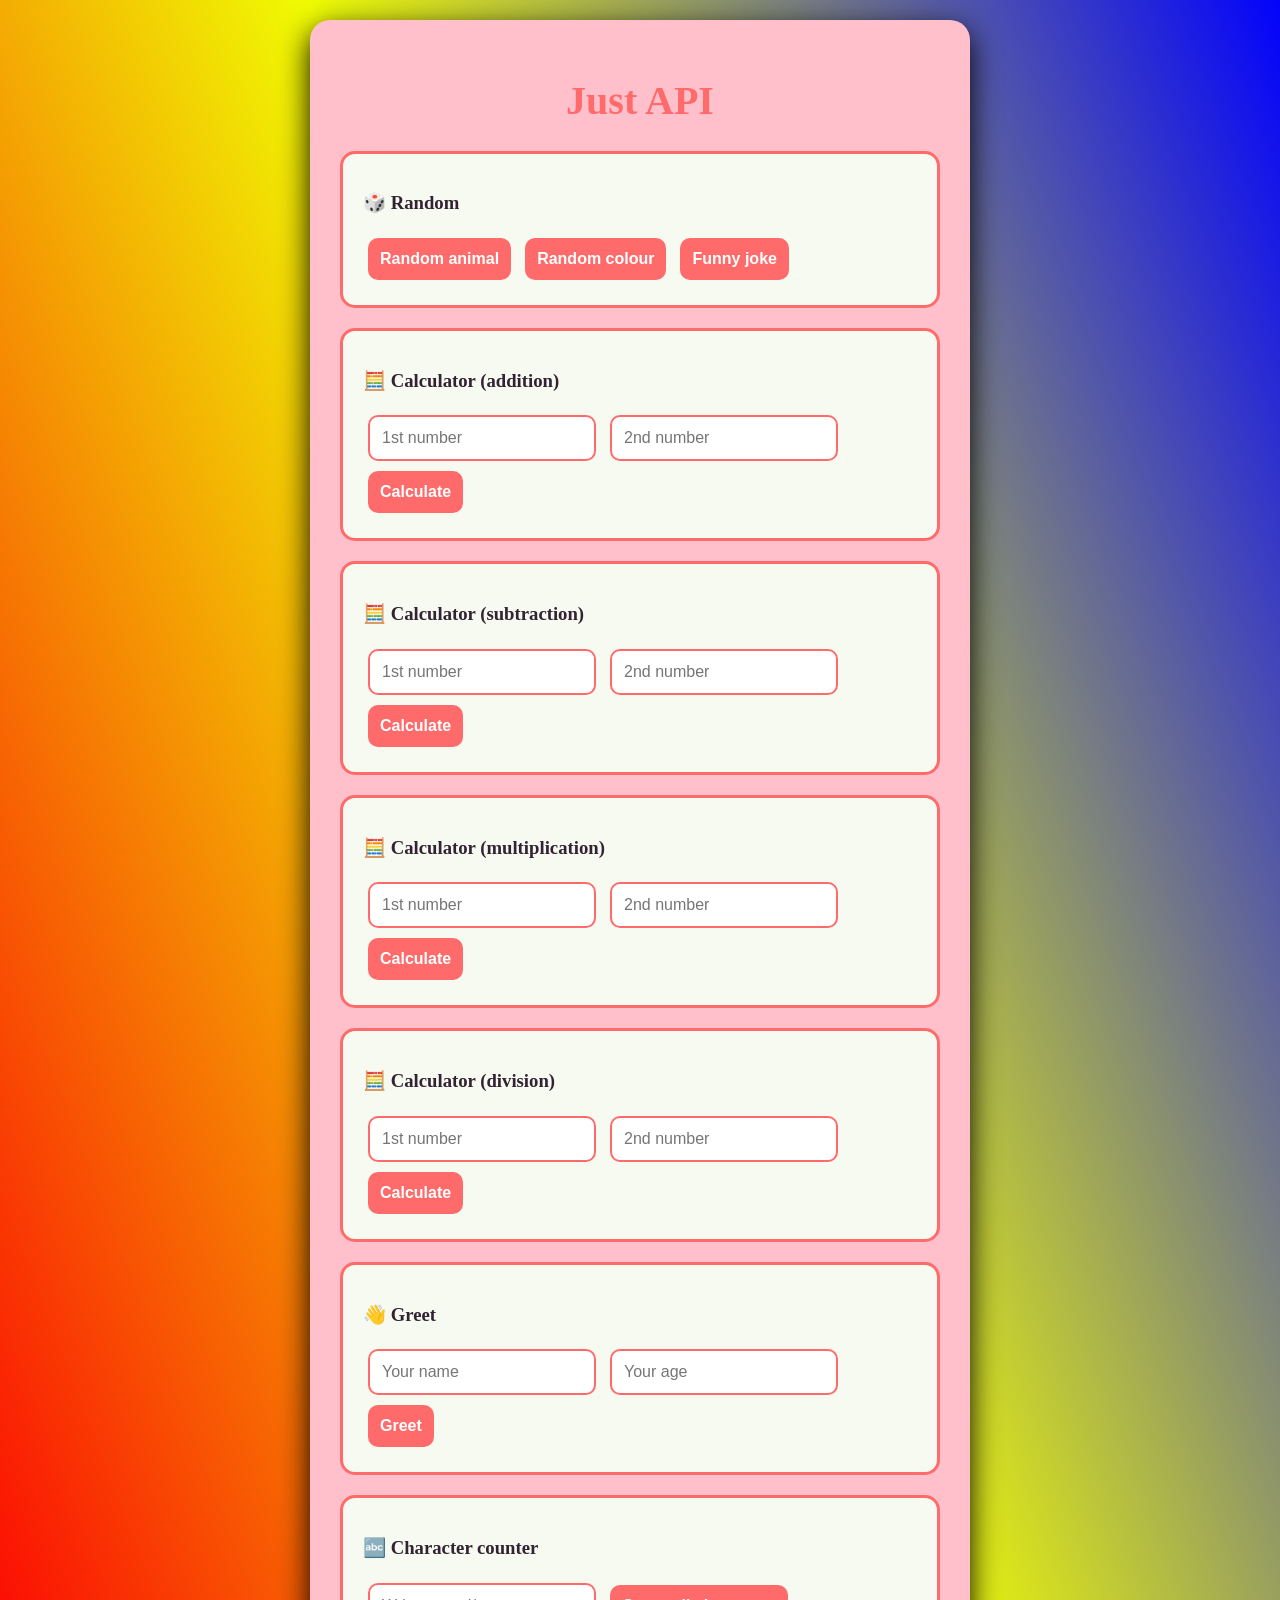
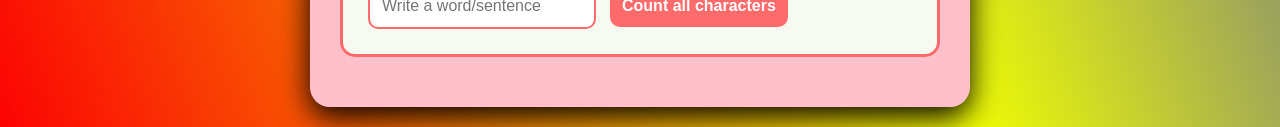
<file: Templates/index.html>
<!DOCTYPE html>
<html lang="uk">
<head>
    <style>
        body {
           font-family: Ink Free;
           background: linear-gradient(69deg, #fc0303, #f0fc03, #0303fc);
           margin: 0;
           padding: 20px;
           color: #323;
       }
       .container {
           max-width: 600px;
           margin: 0 auto;
           background: pink;
           border-radius: 20px;
           padding: 30px;
           box-shadow: 0 10px 30px rgba(0,0,0,4);
       }
       h1 { text-align: center; color: #ff6b6b; font-size: 2.5em; }
       .section {
           background: #f7faf1;
           border-radius: 15px;
           padding: 20px;
           margin: 20px 0;
           border: 3px solid #ff6b6b;
       }
       input, button {
           padding: 12px;
           border: 2px solid #ff6b6b;
           border-radius: 10px;
           font-size: 16px;
           margin: 5px;
       }
       input { width: 200px; }
       button {
           background: #ff6b6b;
           color: white;
           cursor: pointer;
           border: none;
           font-weight: bold;
       }
       button:hover { background: #525252; }
       .result {
           background: #e8f5e8;
           border: 2px solid #4caf50;
           border-radius: 10px;
           padding: 15px;
           margin: 10px 0;
           font-size: 1.2em;
       }
    </style>
   <meta charset="UTF-8">
   <title>💀 API</title>
    <link ref="stylesheet" href="../Static/CSS/style.css">
</head>
<body>
   <div class="container">
       <h1>Just API</h1>


       <div class="section">
           <h3>🎲 Random</h3>
           <button onclick="getRandomAnimal()">Random animal</button>
           <button onclick="getRandomColor()">Random colour</button>
           <button onclick="getJoke()">Funny joke</button>
           <div id="random-result" class="result" style="display:none;"></div>
       </div>


       <div class="section">
           <h3>🧮 Calculator (addition)</h3>
           <input type="number" id="num1" placeholder="1st number">
           <input type="number" id="num2" placeholder="2nd number">
           <button onclick="calculate_add()">Calculate</button>
           <div id="calc-result" class="result" style="display:none;"></div>
       </div>
       <div class="section">
           <h3>🧮 Calculator (subtraction)</h3>
           <input type="number" id="num3" placeholder="1st number">
           <input type="number" id="num4" placeholder="2nd number">
           <button onclick="calculate_subtract()">Calculate</button>
           <div id="calc-result2" class="result" style="display:none;"></div>
       </div>
       <div class="section">
           <h3>🧮 Calculator (multiplication)</h3>
           <input type="number" id="num5" placeholder="1st number">
           <input type="number" id="num6" placeholder="2nd number">
           <button onclick="calculate_multiply()">Calculate</button>
           <div id="calc-result3" class="result" style="display:none;"></div>
       </div>
       <div class="section">
           <h3>🧮 Calculator (division)</h3>
           <input type="number" id="num7" placeholder="1st number">
           <input type="number" id="num8" placeholder="2nd number">
           <button onclick="calculate_divide()">Calculate</button>
           <div id="calc-result4" class="result" style="display:none;"></div>
       </div>


       <div class="section">
           <h3>👋 Greet</h3>
           <input type="text" id="name" placeholder="Your name">
           <input type="number" id="age" placeholder="Your age">
           <button onclick="getGreeting()">Greet</button>
           <div id="greeting-result" class="result" style="display:none;"></div>
       </div>


       <div class="section">
           <h3>🔤 Character counter</h3>
           <input type="text" id="word" placeholder="Write a word/sentence">
           <button onclick="countLetters()">Count all characters</button>
           <div id="letters-result" class="result" style="display:none;"></div>
       </div>
   </div>

   <script src="../Static/JS/script.js"></script>
</body>
</html>
</file>
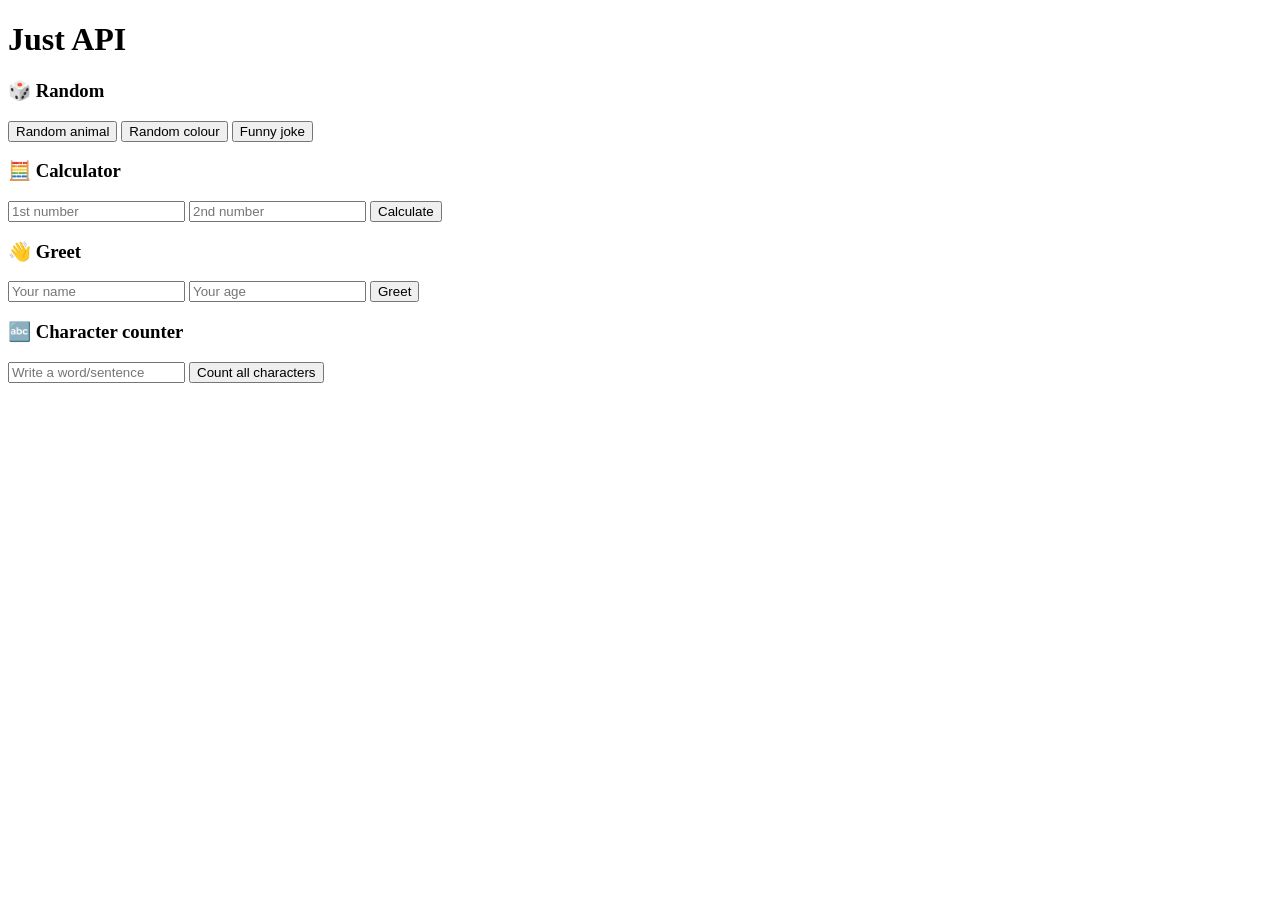
<file: Website/HTML/index.html>
<!DOCTYPE html>
<html lang="uk">
<head>
   <meta charset="UTF-8">
   <title>💀 API</title>
    <link ref="stylesheet" href="../CSS/style.css">
</head>
<body>
   <div class="container">
       <h1>Just API</h1>


       <div class="section">
           <h3>🎲 Random</h3>
           <button onclick="getRandomAnimal()">Random animal</button>
           <button onclick="getRandomColor()">Random colour</button>
           <button onclick="getJoke()">Funny joke</button>
           <div id="random-result" class="result" style="display:none;"></div>
       </div>


       <div class="section">
           <h3>🧮 Calculator</h3>
           <input type="number" id="num1" placeholder="1st number">
           <input type="number" id="num2" placeholder="2nd number">
           <button onclick="calculate()">Calculate</button>
           <div id="calc-result" class="result" style="display:none;"></div>
       </div>


       <div class="section">
           <h3>👋 Greet</h3>
           <input type="text" id="name" placeholder="Your name">
           <input type="number" id="age" placeholder="Your age">
           <button onclick="getGreeting()">Greet</button>
           <div id="greeting-result" class="result" style="display:none;"></div>
       </div>


       <div class="section">
           <h3>🔤 Character counter</h3>
           <input type="text" id="word" placeholder="Write a word/sentence">
           <button onclick="countLetters()">Count all characters</button>
           <div id="letters-result" class="result" style="display:none;"></div>
       </div>
   </div>

   <script src="../JS/script.js"></script>
</body>
</html>
</file>
<file: Static/CSS/style.css>
body {
           font-family: Ink Free;
           background: linear-gradient(69deg, #fc0303, #f0fc03, #0303fc);
           margin: 0;
           padding: 20px;
           color: #323;
       }
       .container {
           max-width: 600px;
           margin: 0 auto;
           background: pink;
           border-radius: 20px;
           padding: 30px;
           box-shadow: 0 10px 30px rgba(0,0,0,4);
       }
       h1 { text-align: center; color: #ff6b6b; font-size: 2.5em; }
       .section {
           background: #f7faf1;
           border-radius: 15px;
           padding: 20px;
           margin: 20px 0;
           border: 3px solid #ff6b6b;
       }
       input, button {
           padding: 12px;
           border: 2px solid #ff6b6b;
           border-radius: 10px;
           font-size: 16px;
           margin: 5px;
       }
       input { width: 200px; }
       button {
           background: #ff6b6b;
           color: white;
           cursor: pointer;
           border: none;
           font-weight: bold;
       }
       button:hover { background: #525252; }
       .result {
           background: #e8f5e8;
           border: 2px solid #4caf50;
           border-radius: 10px;
           padding: 15px;
           margin: 10px 0;
           font-size: 1.2em;
       }
</file>
<file: Website/CSS/style.css>
body {
           font-family: Ink Free;
           background: linear-gradient(69deg, #fc0303, #f0fc03, #0303fc);
           margin: 0;
           padding: 20px;
           color: #323;
       }
       .container {
           max-width: 600px;
           margin: 0 auto;
           background: pink;
           border-radius: 20px;
           padding: 30px;
           box-shadow: 0 10px 30px rgba(0,0,0,4);
       }
       h1 { text-align: center; color: #ff6b6b; font-size: 2.5em; }
       .section {
           background: #f7faf1;
           border-radius: 15px;
           padding: 20px;
           margin: 20px 0;
           border: 3px solid #ff6b6b;
       }
       input, button {
           padding: 12px;
           border: 2px solid #ff6b6b;
           border-radius: 10px;
           font-size: 16px;
           margin: 5px;
       }
       input { width: 200px; }
       button {
           background: #ff6b6b;
           color: white;
           cursor: pointer;
           border: none;
           font-weight: bold;
       }
       button:hover { background: #525252; }
       .result {
           background: #e8f5e8;
           border: 2px solid #4caf50;
           border-radius: 10px;
           padding: 15px;
           margin: 10px 0;
           font-size: 1.2em;
       }
</file>
